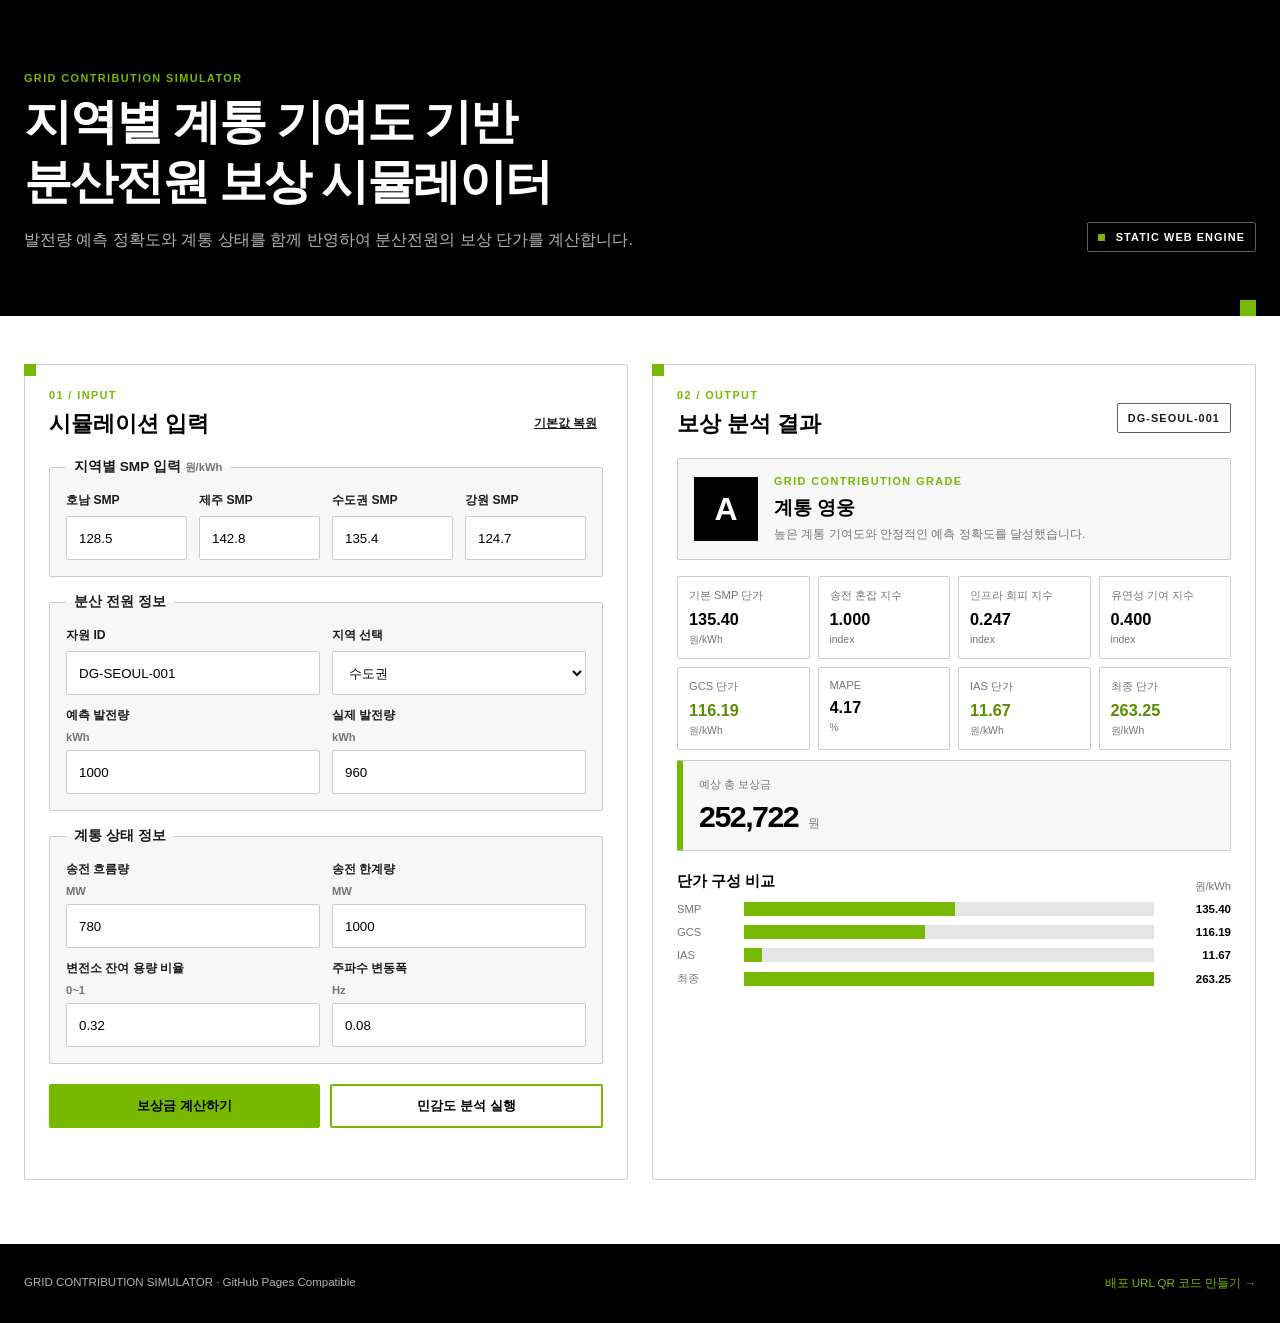
<file: index.html>
<!DOCTYPE html>
<html lang="ko">
  <head>
    <meta charset="UTF-8" />
    <meta name="viewport" content="width=device-width, initial-scale=1.0" />
    <meta
      name="description"
      content="지역별 계통 기여도를 반영해 분산전원 보상 단가와 총 보상금을 계산하는 정적 웹 시뮬레이터"
    />
    <title>지역별 계통 기여도 기반 분산전원 보상 시뮬레이터</title>
    <link rel="stylesheet" href="./style.css" />
  </head>
  <body>
    <div class="grid-background" aria-hidden="true"></div>
    <header class="hero">
      <div>
        <p class="eyebrow">GRID CONTRIBUTION SIMULATOR</p>
        <h1>지역별 계통 기여도 기반<br /><span>분산전원 보상 시뮬레이터</span></h1>
        <p class="hero-copy">
          발전량 예측 정확도와 계통 상태를 함께 반영하여 분산전원의 보상 단가를 계산합니다.
        </p>
      </div>
      <div class="live-badge"><span></span> STATIC WEB ENGINE</div>
    </header>

    <main class="page-shell">
      <section class="panel input-panel" aria-labelledby="input-title">
        <div class="panel-heading">
          <div>
            <p class="section-kicker">01 / INPUT</p>
            <h2 id="input-title">시뮬레이션 입력</h2>
          </div>
          <button class="text-button" id="resetButton" type="button">기본값 복원</button>
        </div>

        <form id="simulationForm">
          <fieldset>
            <legend>지역별 SMP 입력 <small>원/kWh</small></legend>
            <div class="form-grid four-columns">
              <label>호남 SMP<input id="smpHonam" type="number" min="0" step="0.01" value="128.5" required /></label>
              <label>제주 SMP<input id="smpJeju" type="number" min="0" step="0.01" value="142.8" required /></label>
              <label>수도권 SMP<input id="smpCapital" type="number" min="0" step="0.01" value="135.4" required /></label>
              <label>강원 SMP<input id="smpGangwon" type="number" min="0" step="0.01" value="124.7" required /></label>
            </div>
          </fieldset>

          <fieldset>
            <legend>분산 전원 정보</legend>
            <div class="form-grid two-columns">
              <label>자원 ID<input id="resourceId" type="text" value="DG-SEOUL-001" maxlength="30" required /></label>
              <label>
                지역 선택
                <select id="region" required>
                  <option value="honam">호남</option>
                  <option value="jeju">제주</option>
                  <option value="capital" selected>수도권</option>
                  <option value="gangwon">강원</option>
                </select>
              </label>
              <label>예측 발전량 <small>kWh</small><input id="forecastGeneration" type="number" min="0" step="0.01" value="1000" required /></label>
              <label>실제 발전량 <small>kWh</small><input id="actualGeneration" type="number" min="0" step="0.01" value="960" required /></label>
            </div>
          </fieldset>

          <fieldset>
            <legend>계통 상태 정보</legend>
            <div class="form-grid two-columns">
              <label>송전 흐름량 <small>MW</small><input id="transmissionFlow" type="number" min="0" step="0.01" value="780" required /></label>
              <label>송전 한계량 <small>MW</small><input id="transmissionLimit" type="number" min="0" step="0.01" value="1000" required /></label>
              <label>변전소 잔여 용량 비율 <small>0~1</small><input id="substationCapacity" type="number" min="0" max="1" step="0.01" value="0.32" required /></label>
              <label>주파수 변동폭 <small>Hz</small><input id="frequencyDeviation" type="number" step="0.001" value="0.08" required /></label>
            </div>
          </fieldset>

          <div class="action-row">
            <button class="primary-button" type="submit"><span>보상금 계산하기</span></button>
            <button class="secondary-button" id="sensitivityButton" type="button">민감도 분석 실행</button>
          </div>
          <p class="form-error" id="formError" role="alert"></p>
        </form>
      </section>

      <section class="panel result-panel" aria-labelledby="result-title">
        <div class="panel-heading">
          <div>
            <p class="section-kicker">02 / OUTPUT</p>
            <h2 id="result-title">보상 분석 결과</h2>
          </div>
          <p class="resource-chip" id="resourceChip">DG-SEOUL-001</p>
        </div>

        <div class="grade-card" id="gradeCard">
          <div class="grade-letter" id="gradeLetter">-</div>
          <div>
            <p class="grade-label">GRID CONTRIBUTION GRADE</p>
            <h3 id="gradeTitle">계산 대기 중</h3>
            <p id="gradeMessage">입력값을 확인한 뒤 보상금을 계산해 주세요.</p>
          </div>
        </div>

        <div class="metric-grid" id="metricGrid">
          <article class="metric-card"><p>기본 SMP 단가</p><strong id="baseSmp">-</strong><span>원/kWh</span></article>
          <article class="metric-card"><p>송전 혼잡 지수</p><strong id="congestionIndex">-</strong><span>index</span></article>
          <article class="metric-card"><p>인프라 회피 지수</p><strong id="avoidanceIndex">-</strong><span>index</span></article>
          <article class="metric-card"><p>유연성 기여 지수</p><strong id="flexibilityIndex">-</strong><span>index</span></article>
          <article class="metric-card accent"><p>GCS 단가</p><strong id="gcsPrice">-</strong><span>원/kWh</span></article>
          <article class="metric-card"><p>MAPE</p><strong id="mape">-</strong><span>%</span></article>
          <article class="metric-card accent"><p>IAS 단가</p><strong id="iasPrice">-</strong><span>원/kWh</span></article>
          <article class="metric-card accent"><p>최종 단가</p><strong id="finalPrice">-</strong><span>원/kWh</span></article>
        </div>

        <article class="total-card">
          <p>예상 총 보상금</p>
          <strong id="totalCompensation">-</strong>
          <span>원</span>
        </article>

        <div class="chart-section">
          <div class="chart-heading">
            <h3>단가 구성 비교</h3>
            <span>원/kWh</span>
          </div>
          <div class="bar-chart" id="barChart" aria-label="단가 구성 막대 그래프"></div>
        </div>
      </section>

      <section class="panel sensitivity-panel hidden" id="sensitivityPanel" aria-labelledby="sensitivity-title">
        <div class="panel-heading">
          <div>
            <p class="section-kicker">03 / SCENARIO</p>
            <h2 id="sensitivity-title">수도권 가중치 민감도 분석</h2>
          </div>
          <p class="scenario-chip">CAPITAL × 1.05</p>
        </div>
        <p class="scenario-description">
          수도권 지역 가중치를 5% 높였을 때 GCS 단가와 총 보상금의 변화를 비교합니다.
          수도권 외 지역을 선택하면 결과는 동일하게 유지됩니다.
        </p>
        <div class="comparison-grid">
          <article class="comparison-card">
            <p>GCS 단가</p>
            <div><span>최적화 전</span><strong id="beforeGcs">-</strong></div>
            <div><span>최적화 후</span><strong id="afterGcs">-</strong></div>
            <em id="gcsDifference">-</em>
          </article>
          <article class="comparison-card">
            <p>총 보상금</p>
            <div><span>최적화 전</span><strong id="beforeTotal">-</strong></div>
            <div><span>최적화 후</span><strong id="afterTotal">-</strong></div>
            <em id="totalDifference">-</em>
          </article>
        </div>
      </section>
    </main>

    <footer>
      <p>GRID CONTRIBUTION SIMULATOR · GitHub Pages Compatible</p>
      <a href="./qr.html">배포 URL QR 코드 만들기 →</a>
    </footer>
    <script src="./script.js"></script>
  </body>
</html>
</file>
<file: style.css>
:root {
  --primary: #76b900;
  --primary-dark: #5a8d00;
  --ink: #000000;
  --canvas: #ffffff;
  --surface-dark: #000000;
  --surface-soft: #f7f7f7;
  --surface-elevated: #1a1a1a;
  --hairline: #cccccc;
  --hairline-strong: #5e5e5e;
  --body: #1a1a1a;
  --mute: #757575;
  --on-dark: #ffffff;
  --on-dark-mute: rgba(255, 255, 255, 0.7);
  --error: #e52020;
}

* { box-sizing: border-box; }
html { scroll-behavior: smooth; }
body {
  min-height: 100vh;
  margin: 0;
  color: var(--body);
  background: var(--canvas);
  font-family: Inter, Arial, Helvetica, sans-serif;
}
.grid-background { display: none; }
.hero, .page-shell, footer { width: min(1280px, calc(100% - 48px)); margin-inline: auto; }
.hero {
  position: relative;
  display: flex;
  align-items: flex-end;
  justify-content: space-between;
  max-width: none;
  width: 100%;
  padding: 72px max(24px, calc((100% - 1280px) / 2)) 64px;
  color: var(--on-dark);
  background: var(--surface-dark);
}
.hero::after, .panel::before {
  position: absolute;
  width: 12px;
  height: 12px;
  content: "";
  background: var(--primary);
}
.hero::after { right: max(24px, calc((100% - 1280px) / 2)); bottom: 0; width: 16px; height: 16px; }
.eyebrow, .section-kicker, .grade-label {
  margin-bottom: 8px;
  color: var(--primary);
  font-size: 0.68rem;
  font-weight: 700;
  letter-spacing: 0.13em;
  text-transform: uppercase;
}
h1 { margin: 0 0 16px; font-size: clamp(2rem, 5vw, 3rem); line-height: 1.25; letter-spacing: -0.045em; }
h1 span { color: var(--on-dark); }
h2, h3, p { margin-top: 0; }
.hero-copy { max-width: 700px; margin-bottom: 0; color: var(--on-dark-mute); font-size: 1rem; line-height: 1.5; }
.live-badge, .scenario-chip, .resource-chip {
  border: 1px solid var(--hairline-strong);
  border-radius: 2px;
  padding: 8px 10px;
  color: inherit;
  font-size: 0.68rem;
  font-weight: 700;
  letter-spacing: 0.1em;
  white-space: nowrap;
}
.live-badge span { display: inline-block; width: 7px; height: 7px; margin-right: 7px; background: var(--primary); }
.page-shell { display: grid; grid-template-columns: minmax(0, 1fr) minmax(0, 1fr); gap: 24px; padding-block: 48px 64px; }
.panel {
  position: relative;
  border: 1px solid var(--hairline);
  border-radius: 2px;
  background: var(--canvas);
}
.panel::before { top: -1px; left: -1px; }
.input-panel, .result-panel, .sensitivity-panel { padding: 24px; }
.panel-heading, .chart-heading { display: flex; align-items: center; justify-content: space-between; gap: 16px; }
.panel-heading h2 { margin-bottom: 20px; color: var(--ink); font-size: 1.35rem; }
fieldset { margin: 0 0 16px; padding: 16px; border: 1px solid var(--hairline); border-radius: 2px; background: var(--surface-soft); }
legend { padding: 0 8px; color: var(--body); font-size: 0.85rem; font-weight: 700; }
small { color: var(--mute); font-size: 0.7rem; }
.form-grid { display: grid; gap: 12px; }
.four-columns { grid-template-columns: repeat(4, 1fr); }
.two-columns { grid-template-columns: repeat(2, 1fr); }
label { display: grid; gap: 7px; color: var(--body); font-size: 0.76rem; font-weight: 700; }
input, select {
  width: 100%;
  min-height: 44px;
  border: 1px solid var(--hairline);
  border-radius: 2px;
  outline: none;
  padding: 11px 12px;
  color: var(--ink);
  background: var(--canvas);
  transition: border-color 0.18s, box-shadow 0.18s;
}
input:focus, select:focus { border-color: var(--primary); box-shadow: 0 0 0 2px rgba(118, 185, 0, 0.25); }
.action-row { display: flex; gap: 10px; margin-top: 20px; }
button { min-height: 44px; cursor: pointer; border-radius: 2px; font-weight: 700; transition: background 0.18s, color 0.18s; }
.primary-button, .secondary-button { flex: 1; padding: 11px 16px; }
.primary-button { border: 1px solid var(--primary); color: var(--ink); background: var(--primary); }
.primary-button:hover, .primary-button:active { border-color: var(--primary-dark); background: var(--primary-dark); }
.secondary-button { border: 2px solid var(--primary); color: var(--ink); background: transparent; }
.secondary-button:hover, .secondary-button:active { color: var(--on-dark); background: var(--ink); }
.text-button { min-height: auto; border: 0; color: var(--body); background: transparent; font-size: 0.74rem; text-decoration: underline; }
.form-error { min-height: 18px; margin: 9px 0 0; color: var(--error); font-size: 0.76rem; }
.grade-card { display: flex; align-items: center; gap: 16px; margin-bottom: 16px; padding: 16px; border: 1px solid var(--hairline); border-radius: 2px; background: var(--surface-soft); }
.grade-letter { display: grid; width: 64px; height: 64px; flex: 0 0 auto; place-items: center; color: var(--on-dark); background: var(--ink); font-size: 2rem; font-weight: 700; }
.grade-card h3 { margin: 4px 0; color: var(--ink); }
.grade-card p:last-child { margin-bottom: 0; color: var(--mute); font-size: 0.75rem; line-height: 1.5; }
.metric-grid { display: grid; grid-template-columns: repeat(4, 1fr); gap: 8px; }
.metric-card { min-width: 0; padding: 11px; border: 1px solid var(--hairline); border-radius: 2px; background: var(--canvas); }
.metric-card p, .total-card p, .comparison-card p { margin-bottom: 7px; color: var(--mute); font-size: 0.7rem; }
.metric-card strong { display: block; overflow: hidden; color: var(--ink); font-size: 1.02rem; text-overflow: ellipsis; }
.metric-card span { color: var(--mute); font-size: 0.65rem; }
.metric-card.accent strong { color: var(--primary-dark); }
.total-card { margin-top: 10px; padding: 16px; border: 1px solid var(--hairline); border-left: 6px solid var(--primary); border-radius: 2px; background: var(--surface-soft); }
.total-card strong { color: var(--ink); font-size: 1.9rem; letter-spacing: -0.05em; }
.total-card span { margin-left: 5px; color: var(--mute); font-size: 0.75rem; }
.chart-section { margin-top: 20px; }
.chart-heading h3 { margin-bottom: 10px; color: var(--ink); font-size: 0.95rem; }
.chart-heading span { color: var(--mute); font-size: 0.7rem; }
.bar-chart { display: grid; gap: 9px; }
.bar-row { display: grid; grid-template-columns: 58px 1fr 68px; align-items: center; gap: 9px; color: var(--mute); font-size: 0.7rem; }
.bar-track { height: 14px; overflow: hidden; background: #e5e5e5; }
.bar-fill { height: 100%; width: 0; background: var(--primary); transition: width 0.65s ease; }
.bar-row strong { color: var(--ink); text-align: right; font-size: 0.72rem; }
.sensitivity-panel { grid-column: 1 / -1; }
.scenario-description { max-width: 760px; color: var(--mute); line-height: 1.6; }
.hidden { display: none; }
.comparison-grid { display: grid; grid-template-columns: repeat(2, 1fr); gap: 12px; }
.comparison-card { padding: 16px; border: 1px solid var(--hairline); border-radius: 2px; background: var(--surface-soft); }
.comparison-card div { display: flex; justify-content: space-between; gap: 12px; margin-top: 8px; color: var(--mute); font-size: 0.78rem; }
.comparison-card strong { color: var(--ink); }
.comparison-card em { display: block; margin-top: 12px; color: var(--primary-dark); font-size: 0.78rem; font-style: normal; font-weight: 700; }
.result-panel.flash { animation: result-flash 0.45s ease; }
footer {
  display: flex;
  justify-content: space-between;
  max-width: none;
  width: 100%;
  padding: 32px max(24px, calc((100% - 1280px) / 2));
  color: var(--on-dark-mute);
  background: var(--surface-dark);
  font-size: 0.72rem;
}
footer p { margin-bottom: 0; }
footer a, .back-link { color: var(--primary); text-decoration: none; }
.qr-shell { display: grid; min-height: 100vh; place-items: center; padding: 20px; background: var(--surface-dark); }
.qr-panel { width: min(560px, 100%); padding: 28px; text-align: center; }
.qr-panel h1 { color: var(--ink); font-size: 2rem; letter-spacing: -0.06em; }
.qr-panel h1 span { color: var(--ink); }
.qr-panel .hero-copy { margin-inline: auto; color: var(--mute); }
.qr-form { display: grid; gap: 10px; margin-top: 24px; text-align: left; }
#qrcode { display: grid; min-height: 20px; margin-top: 22px; place-items: center; }
#qrcode img, #qrcode canvas { max-width: 100%; border: 10px solid var(--canvas); }
.back-link { display: inline-block; margin-top: 22px; font-size: 0.78rem; }
@keyframes result-flash { 0% { transform: translateY(4px); opacity: 0.76; } 100% { transform: translateY(0); opacity: 1; } }
@media (prefers-reduced-motion: reduce) {
  *, *::before, *::after { scroll-behavior: auto !important; animation-duration: 0.01ms !important; transition-duration: 0.01ms !important; }
}
@media (max-width: 960px) {
  .page-shell { grid-template-columns: 1fr; }
  .sensitivity-panel { grid-column: auto; }
}
@media (max-width: 620px) {
  .hero, .page-shell, footer { width: 100%; }
  .hero { display: block; padding: 48px 16px 36px; }
  .hero::after { right: 16px; }
  .page-shell { padding: 24px 16px 40px; }
  .live-badge { display: inline-block; margin-top: 16px; }
  .four-columns, .two-columns, .comparison-grid { grid-template-columns: 1fr; }
  .metric-grid { grid-template-columns: repeat(2, 1fr); }
  .action-row, footer { flex-direction: column; }
  footer { gap: 8px; padding: 24px 16px; }
}
</file>
